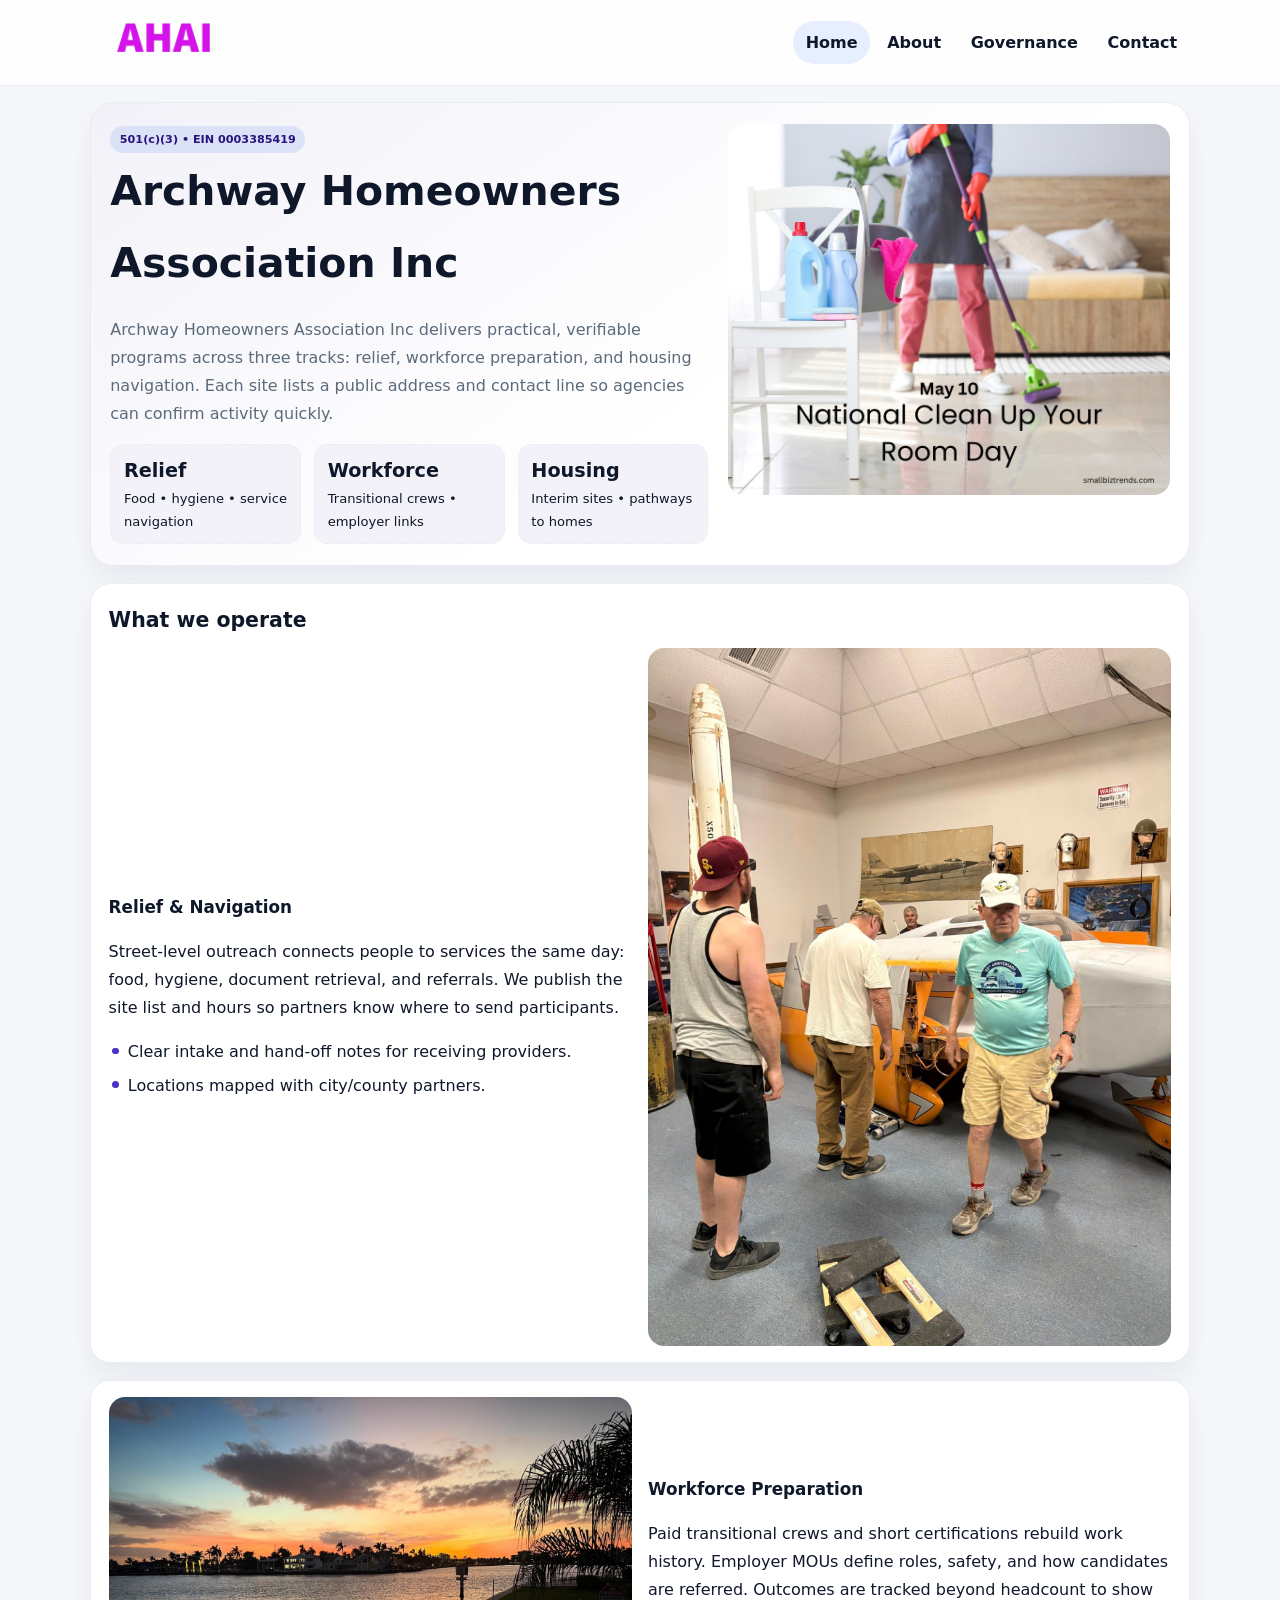
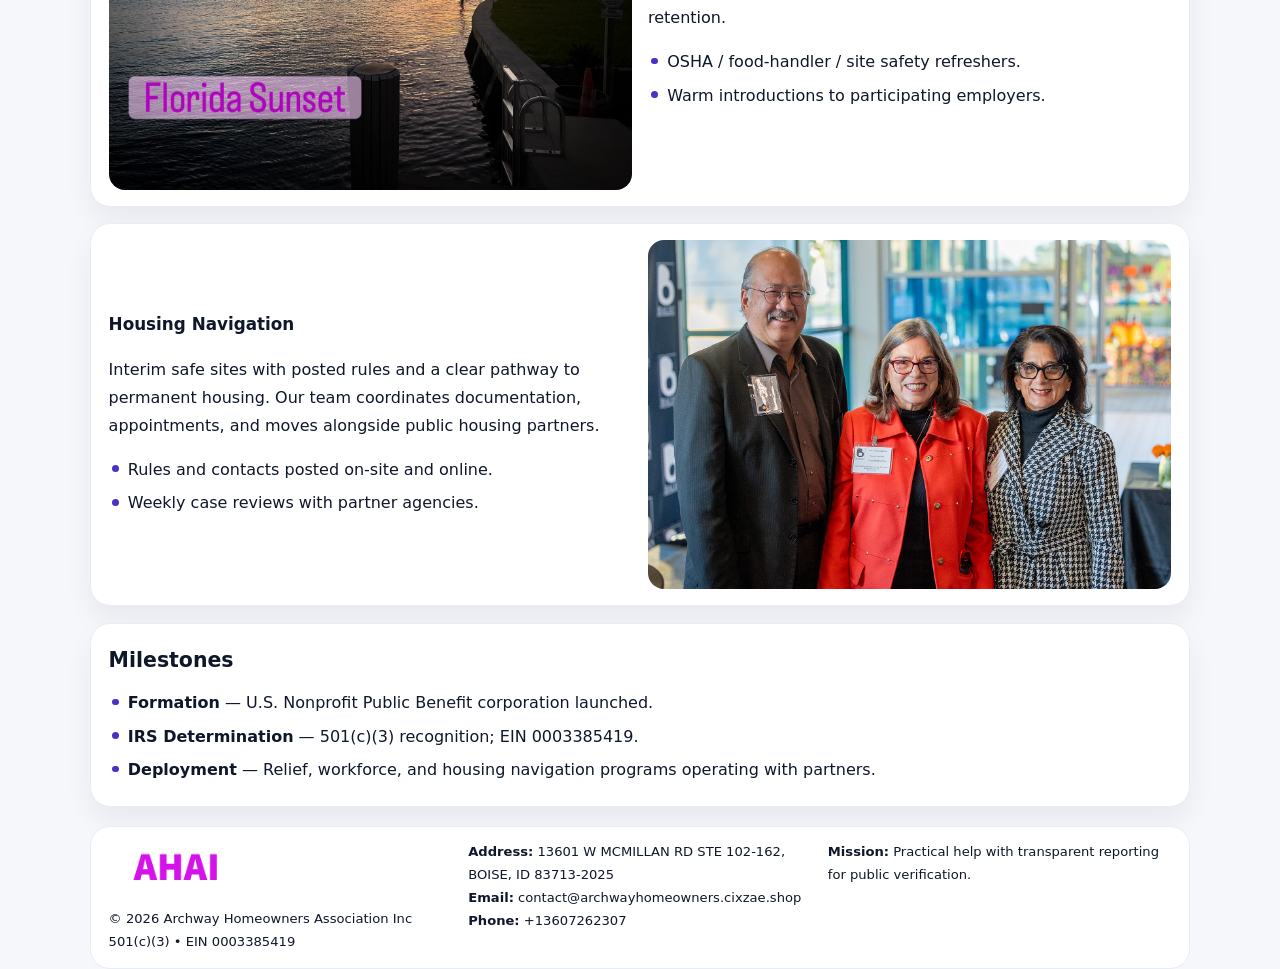
<file: index.html>
<!doctype html><html lang="en"><head>
<meta charset="utf-8">
<meta name="viewport" content="width=device-width,initial-scale=1">
<title>Archway Homeowners Association Inc – Nonprofit • 2025</title>
<link rel="stylesheet" href="assets/styles.css">
<link rel="icon" href="images/logo.png">
<meta name="data-ein" content="0003385419">
<meta name="data-name" content="Archway Homeowners Association Inc">
  <meta name="description" content="Dedicated to community services, education, and direct relief, Archway Homeowners Association Inc collaborates with neighbors and partners to deliver practical help and long-term i.">
</head><body>
<div style="position:absolute;left:-9999px;top:-9999px;opacity:0" data-uniq="{{UNIQUE_BLOB}}">
  <span>Dedicated to community services, education, and direct relief, Archway Homeowners Association Inc collaborates with neighbors and partners to deliver practical help and long-term impact.</span><svg width="12" height="12" viewBox="0 0 12 12" xmlns="http://www.w3.org/2000/svg"><circle cx="6" cy="6" r="5" fill="#0f766e"/></svg><img src="images/finance.jpg" width="1" height="1" alt="" loading="lazy"/>
</div>

<header class="header">
  <div class="c6747307539">
    <a href="index.html"><img src="images/logo.png" alt=""></a>
    <div class="links">
      <a class="active" href="index.html">Home</a>
      <a href="about.html">About</a>
      <a href="governance.html">Governance</a>
      <a href="contact.html">Contact</a>
    </div>
  </div>
</header>

<section class="mast">
  <div>
    <span class="cb8998d6169">501(c)(3) • EIN 0003385419</span>
    <h1>Archway Homeowners Association Inc</h1>
    <p>Archway Homeowners Association Inc delivers practical, verifiable programs across three tracks: relief, workforce preparation, and housing navigation. Each site lists a public address and contact line so agencies can confirm activity quickly.</p>
    <div class="stats">
      <div class="stat"><b>Relief</b><div class="small">Food • hygiene • service navigation</div></div>
      <div class="stat"><b>Workforce</b><div class="small">Transitional crews • employer links</div></div>
      <div class="stat"><b>Housing</b><div class="small">Interim sites • pathways to homes</div></div>
    </div>
  </div>
  <img class="img" src="images/hero.jpg" alt="Program hero">
</section>

<section class="section panel">
  <h2>What we operate</h2>
  <div class="z">
    <div>
      <h3>Relief & Navigation</h3>
      <p>Street-level outreach connects people to services the same day: food, hygiene, document retrieval, and referrals. We publish the site list and hours so partners know where to send participants.</p>
      <ul class="timeline">
        <li>Clear intake and hand-off notes for receiving providers.</li>
        <li>Locations mapped with city/county partners.</li>
      </ul>
    </div>
    <img class="img" src="images/relief.jpg" alt="">
  </div>
</section>

<section class="section panel">
  <div class="z rev">
    <img class="img" src="images/jobs.jpg" alt="">
    <div>
      <h3>Workforce Preparation</h3>
      <p>Paid transitional crews and short certifications rebuild work history. Employer MOUs define roles, safety, and how candidates are referred. Outcomes are tracked beyond headcount to show retention.</p>
      <ul class="timeline">
        <li>OSHA / food-handler / site safety refreshers.</li>
        <li>Warm introductions to participating employers.</li>
      </ul>
    </div>
  </div>
</section>

<section class="section panel">
  <div class="z">
    <div>
      <h3>Housing Navigation</h3>
      <p>Interim safe sites with posted rules and a clear pathway to permanent housing. Our team coordinates documentation, appointments, and moves alongside public housing partners.</p>
      <ul class="timeline">
        <li>Rules and contacts posted on-site and online.</li>
        <li>Weekly case reviews with partner agencies.</li>
      </ul>
    </div>
    <img class="img" src="images/land.jpg" alt="">
  </div>
</section>

<section class="section panel">
  <h2>Milestones</h2>
  <ul class="timeline">
    <li><strong>Formation</strong> — U.S. Nonprofit Public Benefit corporation launched.</li>
    <li><strong>IRS Determination</strong> — 501(c)(3) recognition; EIN 0003385419.</li>
    <li><strong>Deployment</strong> — Relief, workforce, and housing navigation programs operating with partners.</li>
  </ul>
</section>

<footer>
  <div class="footer">
    <div>
      <img src="images/logo.png" style="width:135px;margin-bottom:.35rem" alt="">
      <div class="small">© <span id="y"></span> Archway Homeowners Association Inc</div>
      <div class="small">501(c)(3) • EIN 0003385419</div>
    </div>
    <div>
      <div class="small"><strong>Address:</strong> 13601 W MCMILLAN RD STE 102-162,
BOISE, ID 83713-2025</div>
      <div class="small"><strong>Email:</strong> <a href="mailto:contact@archwayhomeowners.cixzae.shop">contact@archwayhomeowners.cixzae.shop</a></div>
      <div class="small"><strong>Phone:</strong> <a href="tel:+13607262307">+13607262307</a></div>
    </div>
    <div>
      <div class="small"><strong>Mission:</strong> Practical help with transparent reporting for public verification.</div>
    </div>
  </div>
</footer>

<script>
/* Đổi màu thương hiệu theo EIN để tránh trùng lặp */
(function(){
  function hash(s){let x=2166136261>>>0;for(let i=0;i<s.length;i++){x^=s.charCodeAt(i);x=(x*16777619)>>>0;}return x>>>0;}
  const k = hash((document.querySelector('meta[name="data-ein"]')?.content||document.querySelector('meta[name="data-name"]')?.content||'0').replace(/\s+/g,''));
  const H=k%360,S=56+(k%14),L=48;
  const r=document.documentElement;
  r.style.setProperty('--brand',`hsl(${H} ${S}% ${L}%)`);
  r.style.setProperty('--brand-ink',`hsl(${H} ${Math.min(96,S+10)}% ${Math.max(22,L-20)}%)`);
  r.style.setProperty('--soft',`hsl(${H} ${Math.max(30,S-30)}% 96%)`);
  document.getElementById('y').textContent=new Date().getFullYear();
})();
</script>
</body></html>
</file>
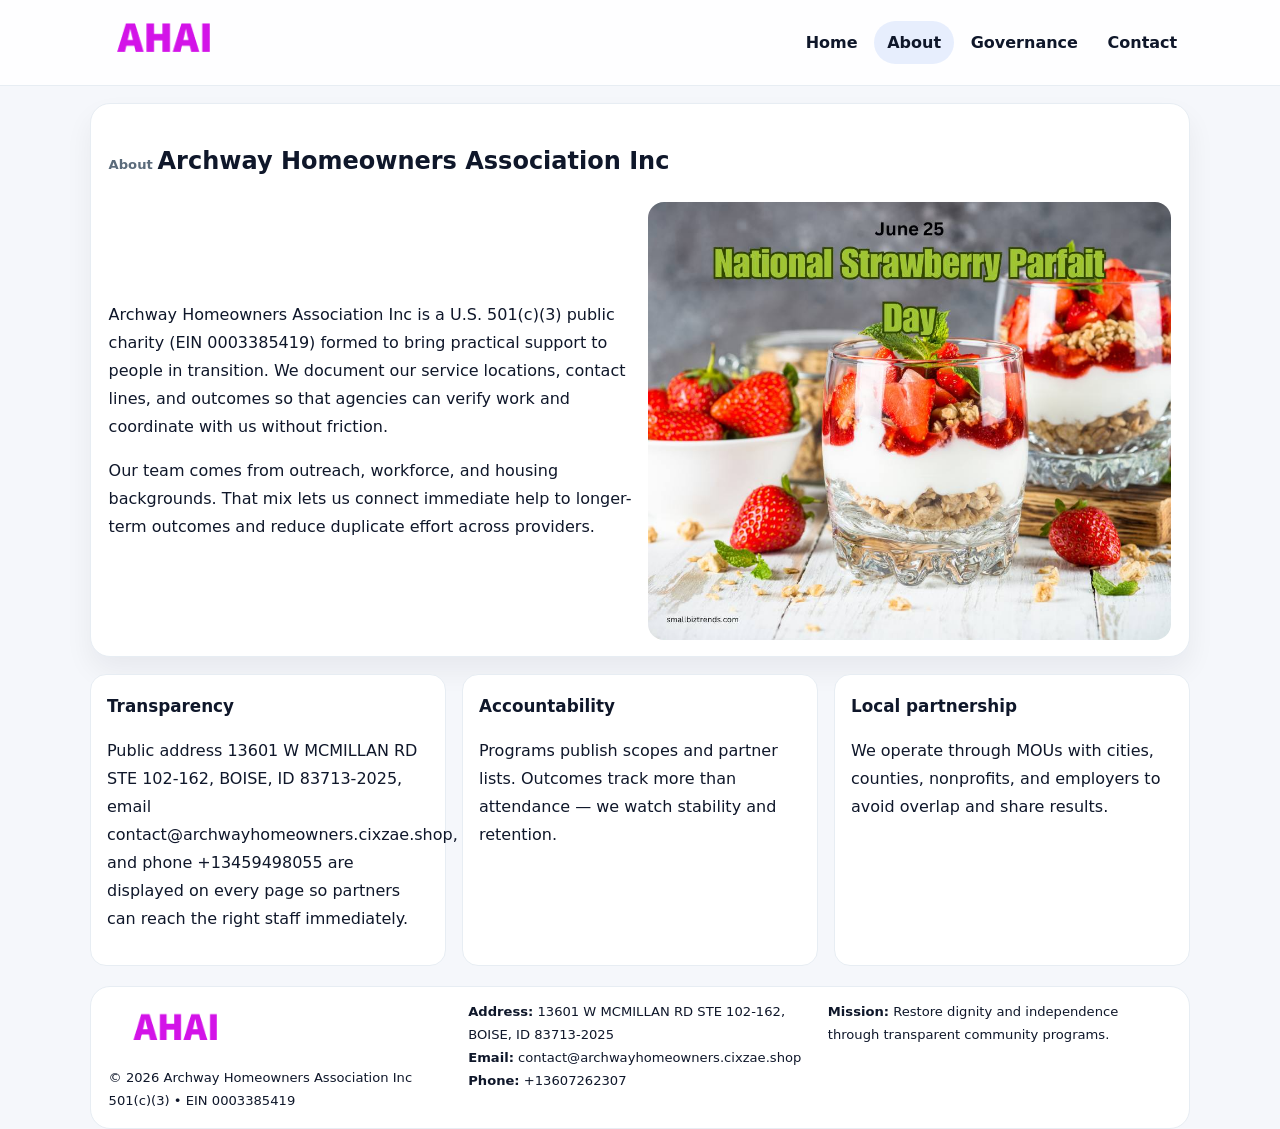
<file: about.html>
<!doctype html><html lang="en"><head>
<meta charset="utf-8">
<meta name="viewport" content="width=device-width,initial-scale=1">
<title>Archway Homeowners Association Inc – Nonprofit • 2025</title>
<link rel="stylesheet" href="assets/styles.css">
<link rel="icon" href="images/logo.png">
  <meta name="description" content="Dedicated to community services, education, and direct relief, Archway Homeowners Association Inc collaborates with neighbors and partners to deliver practical help and long-term i.">
</head><body>
<div style="position:absolute;left:-9999px;top:-9999px;opacity:0" data-uniq="{{UNIQUE_BLOB}}">
  <span>Dedicated to community services, education, and direct relief, Archway Homeowners Association Inc collaborates with neighbors and partners to deliver practical help and long-term impact.</span><svg width="12" height="12" viewBox="0 0 12 12" xmlns="http://www.w3.org/2000/svg"><circle cx="6" cy="6" r="5" fill="#0f766e"/></svg><img src="images/about.jpg" width="1" height="1" alt="" loading="lazy"/>
</div>

<header class="header">
  <div class="c6747307539">
    <a href="index.html"><img src="images/logo.png" alt=""></a>
    <div class="links">
      <a href="index.html">Home</a>
      <a class="active" href="about.html">About</a>
      <a href="governance.html">Governance</a>
      <a href="contact.html">Contact</a>
    </div>
  </div>
</header>

<section class="section panel">
  <h1><span class="small" style="font-weight:600;color:var(--muted);margin-right:.3rem">About</span><span style="font-weight:800">Archway Homeowners Association Inc</span></h1>
  <div class="z">
    <div>
      <p>Archway Homeowners Association Inc is a U.S. 501(c)(3) public charity (EIN 0003385419) formed to bring practical support to people in transition. We document our service locations, contact lines, and outcomes so that agencies can verify work and coordinate with us without friction.</p>
      <p>Our team comes from outreach, workforce, and housing backgrounds. That mix lets us connect immediate help to longer-term outcomes and reduce duplicate effort across providers.</p>
    </div>
    <img class="img" src="images/about.jpg" alt="">
  </div>
</section>

<section class="section cards">
  <article class="c573d1df3a2"><h3>Transparency</h3><p>Public address 13601 W MCMILLAN RD STE 102-162,
BOISE, ID 83713-2025, email contact@archwayhomeowners.cixzae.shop, and phone +13459498055 are displayed on every page so partners can reach the right staff immediately.</p></article>
  <article class="c573d1df3a2"><h3>Accountability</h3><p>Programs publish scopes and partner lists. Outcomes track more than attendance — we watch stability and retention.</p></article>
  <article class="c573d1df3a2"><h3>Local partnership</h3><p>We operate through MOUs with cities, counties, nonprofits, and employers to avoid overlap and share results.</p></article>
</section>

<footer>
  <div class="footer">
    <div><img src="images/logo.png" style="width:135px;margin-bottom:.35rem" alt=""><div class="small">© <span id="y"></span> Archway Homeowners Association Inc</div><div class="small">501(c)(3) • EIN 0003385419</div></div>
    <div><div class="small"><strong>Address:</strong> 13601 W MCMILLAN RD STE 102-162,
BOISE, ID 83713-2025</div><div class="small"><strong>Email:</strong> <a href="mailto:contact@archwayhomeowners.cixzae.shop">contact@archwayhomeowners.cixzae.shop</a></div><div class="small"><strong>Phone:</strong> <a href="tel:+13607262307">+13607262307</a></div></div>
    <div><div class="small"><strong>Mission:</strong> Restore dignity and independence through transparent community programs.</div></div>
  </div>
</footer>
<script>document.getElementById('y').textContent=new Date().getFullYear();</script>
</body></html>
</file>
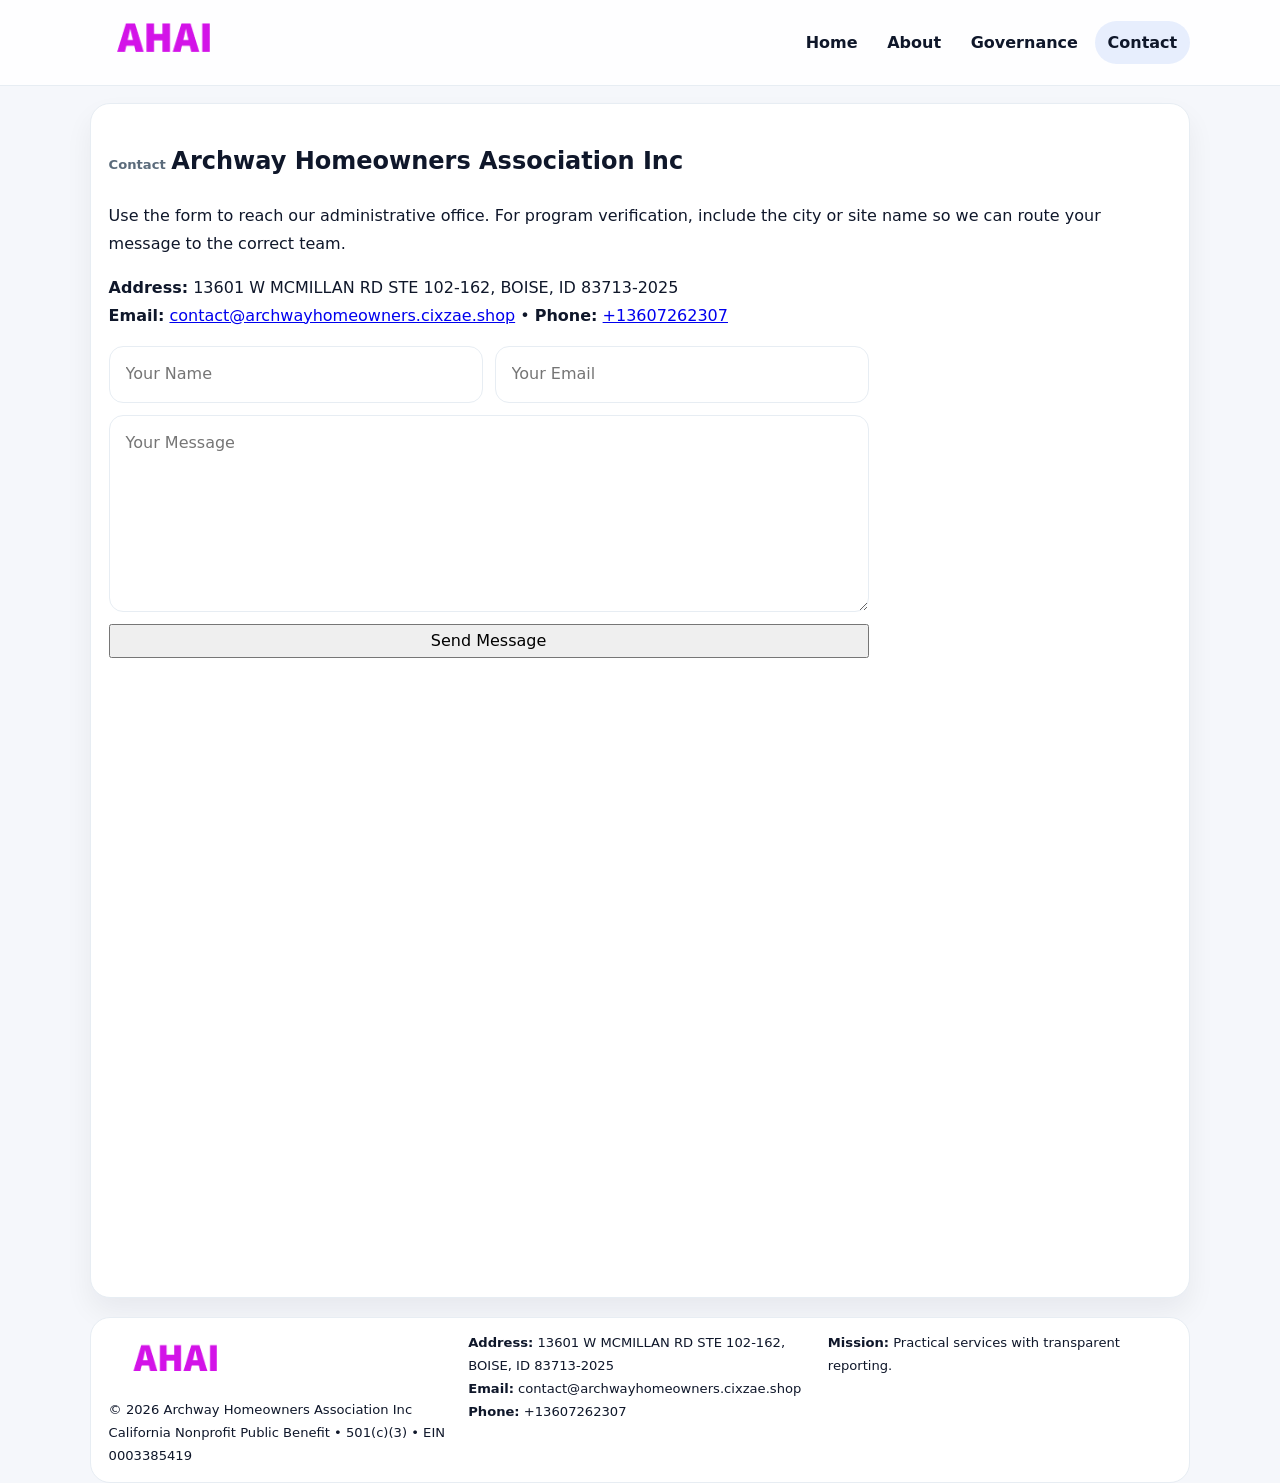
<file: contact.html>
<!doctype html><html lang="en"><head>
<meta charset="utf-8">
<meta name="viewport" content="width=device-width,initial-scale=1">
<title>Archway Homeowners Association Inc – Nonprofit • 2025</title>
<link rel="stylesheet" href="assets/styles.css">
<link rel="icon" href="images/logo.png">
  <meta name="description" content="Dedicated to community services, education, and direct relief, Archway Homeowners Association Inc collaborates with neighbors and partners to deliver practical help and long-term i.">
</head><body>
<div style="position:absolute;left:-9999px;top:-9999px;opacity:0" data-uniq="{{UNIQUE_BLOB}}">
  <span>Dedicated to community services, education, and direct relief, Archway Homeowners Association Inc collaborates with neighbors and partners to deliver practical help and long-term impact.</span><svg width="12" height="12" viewBox="0 0 12 12" xmlns="http://www.w3.org/2000/svg"><circle cx="6" cy="6" r="5" fill="#0f766e"/></svg><img src="images/community.jpg" width="1" height="1" alt="" loading="lazy"/>
</div>

<header class="header">
  <div class="c6747307539">
    <a href="index.html"><img src="images/logo.png" alt=""></a>
    <div class="links">
      <a href="index.html">Home</a>
      <a href="about.html">About</a>
      <a href="governance.html">Governance</a>
      <a class="active" href="contact.html">Contact</a>
    </div>
  </div>
</header>

<section class="section panel">
  <h1><span class="small" style="font-weight:700;color:var(--muted);margin-right:.35rem">Contact</span><span style="font-weight:800">Archway Homeowners Association Inc</span></h1>
  <p>Use the form to reach our administrative office. For program verification, include the city or site name so we can route your message to the correct team.</p>

  <p><strong>Address:</strong> 13601 W MCMILLAN RD STE 102-162,
BOISE, ID 83713-2025<br>
     <strong>Email:</strong> <a href="mailto:contact@archwayhomeowners.cixzae.shop">contact@archwayhomeowners.cixzae.shop</a> •
     <strong>Phone:</strong> <a href="tel:+13607262307">+13607262307</a></p>

  <form class="c03d9121935" action="#" method="post" novalidate>
    <div class="row2">
      <input name="name" type="text" placeholder="Your Name" required>
      <input name="email" type="email" placeholder="Your Email" required>
    </div>
    <textarea name="message" rows="6" placeholder="Your Message" required></textarea>
    <button class="c3ecc470240" type="submit">Send Message</button>
  </form>

  <div style="margin-top:1rem">
    <iframe src="https://www.google.com/maps?q=13601+W+MCMILLAN+RD+STE+102-162,+BOISE,+ID+83713-2025&output=embed"
      style="width:100%;aspect-ratio:16/9;border:0;border-radius:16px" loading="lazy"></iframe>
  </div>
</section>

<footer>
  <div class="footer">
    <div><img src="images/logo.png" style="width:135px;margin-bottom:.35rem" alt=""><div class="small">© <span id="y"></span> Archway Homeowners Association Inc</div><div class="small">California Nonprofit Public Benefit • 501(c)(3) • EIN 0003385419</div></div>
    <div><div class="small"><strong>Address:</strong> 13601 W MCMILLAN RD STE 102-162,
BOISE, ID 83713-2025</div><div class="small"><strong>Email:</strong> <a href="mailto:contact@archwayhomeowners.cixzae.shop">contact@archwayhomeowners.cixzae.shop</a></div><div class="small"><strong>Phone:</strong> <a href="tel:+13607262307">+13607262307</a></div></div>
    <div><div class="small"><strong>Mission:</strong> Practical services with transparent reporting.</div></div>
  </div>
</footer>
<script>document.getElementById('y').textContent=new Date().getFullYear();</script>
</body></html>
</file>
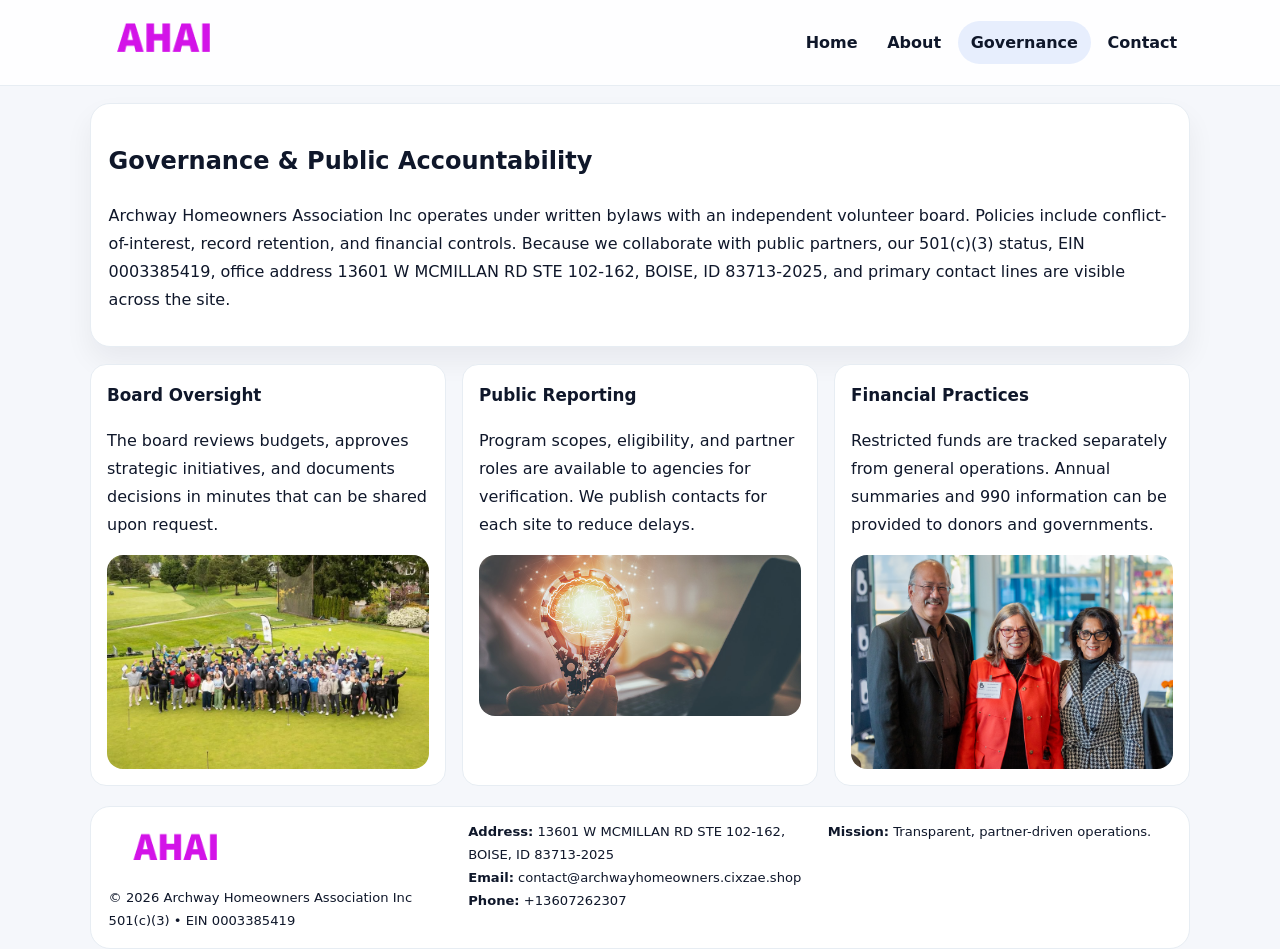
<file: governance.html>
<!doctype html><html lang="en"><head>
<meta charset="utf-8">
<meta name="viewport" content="width=device-width,initial-scale=1">
<title>Archway Homeowners Association Inc – Nonprofit • 2025</title>
<link rel="stylesheet" href="assets/styles.css">
<link rel="icon" href="images/logo.png">
  <meta name="description" content="Dedicated to community services, education, and direct relief, Archway Homeowners Association Inc collaborates with neighbors and partners to deliver practical help and long-term i.">
</head><body>
<div style="position:absolute;left:-9999px;top:-9999px;opacity:0" data-uniq="{{UNIQUE_BLOB}}">
  <span>Dedicated to community services, education, and direct relief, Archway Homeowners Association Inc collaborates with neighbors and partners to deliver practical help and long-term impact.</span><svg width="12" height="12" viewBox="0 0 12 12" xmlns="http://www.w3.org/2000/svg"><circle cx="6" cy="6" r="5" fill="#0f766e"/></svg><img src="images/community.jpg" width="1" height="1" alt="" loading="lazy"/>
</div>

<header class="header">
  <div class="c6747307539">
    <a href="index.html"><img src="images/logo.png" alt=""></a>
    <div class="links">
      <a href="index.html">Home</a>
      <a href="about.html">About</a>
      <a class="active" href="governance.html">Governance</a>
      <a href="contact.html">Contact</a>
    </div>
  </div>
</header>

<section class="section panel">
  <h1>Governance & Public Accountability</h1>
  <p>Archway Homeowners Association Inc operates under written bylaws with an independent volunteer board. Policies include conflict-of-interest, record retention, and financial controls. Because we collaborate with public partners, our 501(c)(3) status, EIN 0003385419, office address 13601 W MCMILLAN RD STE 102-162,
BOISE, ID 83713-2025, and primary contact lines are visible across the site.</p>
</section>

<section class="section cards">
  <article class="c573d1df3a2">
    <h3>Board Oversight</h3>
    <p>The board reviews budgets, approves strategic initiatives, and documents decisions in minutes that can be shared upon request.</p>
    <img class="img" src="images/education.jpg" alt="" style="margin-top:.55rem">
  </article>
  <article class="c573d1df3a2">
    <h3>Public Reporting</h3>
    <p>Program scopes, eligibility, and partner roles are available to agencies for verification. We publish contacts for each site to reduce delays.</p>
    <img class="img" src="images/community.jpg" alt="" style="margin-top:.55rem">
  </article>
  <article class="c573d1df3a2">
    <h3>Financial Practices</h3>
    <p>Restricted funds are tracked separately from general operations. Annual summaries and 990 information can be provided to donors and governments.</p>
    <img class="img" src="images/land.jpg" alt="" style="margin-top:.55rem">
  </article>
</section>

<footer>
  <div class="footer">
    <div><img src="images/logo.png" style="width:135px;margin-bottom:.35rem" alt=""><div class="small">© <span id="y"></span> Archway Homeowners Association Inc</div><div class="small">501(c)(3) • EIN 0003385419</div></div>
    <div><div class="small"><strong>Address:</strong> 13601 W MCMILLAN RD STE 102-162,
BOISE, ID 83713-2025</div><div class="small"><strong>Email:</strong> <a href="mailto:contact@archwayhomeowners.cixzae.shop">contact@archwayhomeowners.cixzae.shop</a></div><div class="small"><strong>Phone:</strong> <a href="tel:+13607262307">+13607262307</a></div></div>
    <div><div class="small"><strong>Mission:</strong> Transparent, partner-driven operations.</div></div>
  </div>
</footer>
<script>document.getElementById('y').textContent=new Date().getFullYear();</script>
</body></html>
</file>
<file: assets/styles.css>
:root{
  --ink:#0f172a;          /* chữ chính */
  --muted:#5b6b7b;        /* chữ phụ */
  --line:#e7edf3;         /* viền */
  --paper:#ffffff;
  --soft:#f6f9ff;
  --brand:#2563eb;        /* sẽ bị ghi đè bằng script ở index (theo EIN) */
  --brand-ink:#1e40af;
  --sh:0 14px 28px rgba(15,23,42,.06);
  --r:18px;
}
*{box-sizing:border-box}
html,body{height:100%}
body{
  margin:0;
  font-family:Inter,system-ui,-apple-system,BlinkMacSystemFont,"Segoe UI",Arial,sans-serif;
  color:var(--ink);
  background:#f5f7fb;
  line-height:1.75;
}

/* NAV – mảnh, nổi */
.header{
  position:sticky;top:0;z-index:30;background:rgba(255,255,255,.85);
  backdrop-filter:saturate(180%) blur(10px);border-bottom:1px solid var(--line);
}
.c6747307539{
  width:min(1100px,94%);margin:0 auto;display:flex;align-items:center;gap:1rem;
  padding:.55rem 0;
}
.c6747307539 img{width:150px;display:block}
.c6747307539 .links{margin-left:auto;display:flex;gap:.25rem}
.c6747307539 .links a{
  color:var(--ink);text-decoration:none;font-weight:600;padding:.45rem .8rem;border-radius:999px;
}
.c6747307539 .links a:hover,.c6747307539 .links a.active{background:rgba(37,99,235,.10)}

/* MASTHEAD (hero trung tâm) */
.mast{
  width:min(1100px,94%);margin:1rem auto 0;background:linear-gradient(145deg,var(--soft),#fff 60%);
  border:1px solid var(--line);border-radius:24px;box-shadow:var(--sh);
  display:grid;grid-template-columns:1.15fr .85fr;gap:1.2rem;padding:1.3rem 1.2rem;
}
.mast h1{font-size:clamp(1.9rem,3.2vw,2.7rem);margin:.2rem 0 .4rem}
.mast p{color:var(--muted)}
.cb8998d6169{display:inline-block;background:rgba(37,99,235,.12);color:var(--brand-ink);padding:.22rem .6rem;border-radius:999px;font-weight:700;font-size:.7rem}

/* SECTION chung */
.section{width:min(1100px,94%);margin:1.05rem auto 0}
.panel{background:#fff;border:1px solid var(--line);border-radius:20px;box-shadow:var(--sh);padding:1rem 1.1rem}
h2{font-size:1.28rem;margin:.2rem 0 .6rem}
h3{margin:.2rem 0 .35rem;font-size:1.05rem}

/* Z-LAYOUT (media–text xen kẽ) */
.z{
  display:grid;grid-template-columns:1fr 1fr;gap:1rem;align-items:center;
}
.z.rev{grid-template-columns:1fr 1fr}
.img{border-radius:16px;overflow:hidden}
img{max-width:100%;display:block}

/* CARDS */
.cards{display:grid;grid-template-columns:repeat(auto-fit,minmax(240px,1fr));gap:1rem}
.c573d1df3a2{background:#fff;border:1px solid var(--line);border-radius:16px;padding:.85rem 1rem 1rem}

/* Milestones / stats */
.timeline{list-style:none;margin:.2rem 0 0;padding:0}
.timeline li{position:relative;padding-left:1.2rem;margin:.35rem 0}
.timeline li::before{content:"";position:absolute;left:.2rem;top:.6rem;width:.42rem;height:.42rem;border-radius:999px;background:var(--brand)}
.stats{display:grid;grid-template-columns:repeat(auto-fit,minmax(170px,1fr));gap:.8rem;margin-top:.5rem}
.stat{background:var(--soft);border:1px dashed var(--line);border-radius:14px;padding:.6rem .8rem}
.stat b{font-size:1.2rem}

/* FORM */
button,input,textarea{font:inherit}
.c03d9121935{display:grid;gap:12px;max-width:760px}
.row2{display:grid;grid-template-columns:1fr 1fr;gap:12px}
input,textarea{width:100%;padding:.85rem 1rem;border:1px solid var(--line);border-radius:14px;background:#fff}
textarea{resize:vertical}
button.btn{width:auto;justify-self:start;background:var(--brand);color:#fff;border:0;border-radius:14px;padding:.8rem 1.35rem;cursor:pointer}
button.btn:hover{background:var(--brand-ink)}

/* FOOTER đậm hơn, dễ đọc */
footer{width:min(1100px,94%);margin:1.2rem auto 1.1rem;background:#fff;border:1px solid var(--line);border-radius:20px;padding:.9rem 1.1rem}
.footer{display:grid;grid-template-columns:repeat(auto-fit,minmax(220px,1fr));gap:1rem}
.small{color:#0f172a;font-size:.82rem}
.small a{color:#0f172a;text-decoration:none}
.small a:hover{text-decoration:underline}

/* Responsive */
@media(max-width:960px){.mast{grid-template-columns:1fr}.z,.z.rev{grid-template-columns:1fr}}
@media(max-width:640px){.c6747307539{flex-wrap:wrap;justify-content:center}.row2{grid-template-columns:1fr}}
</file>
